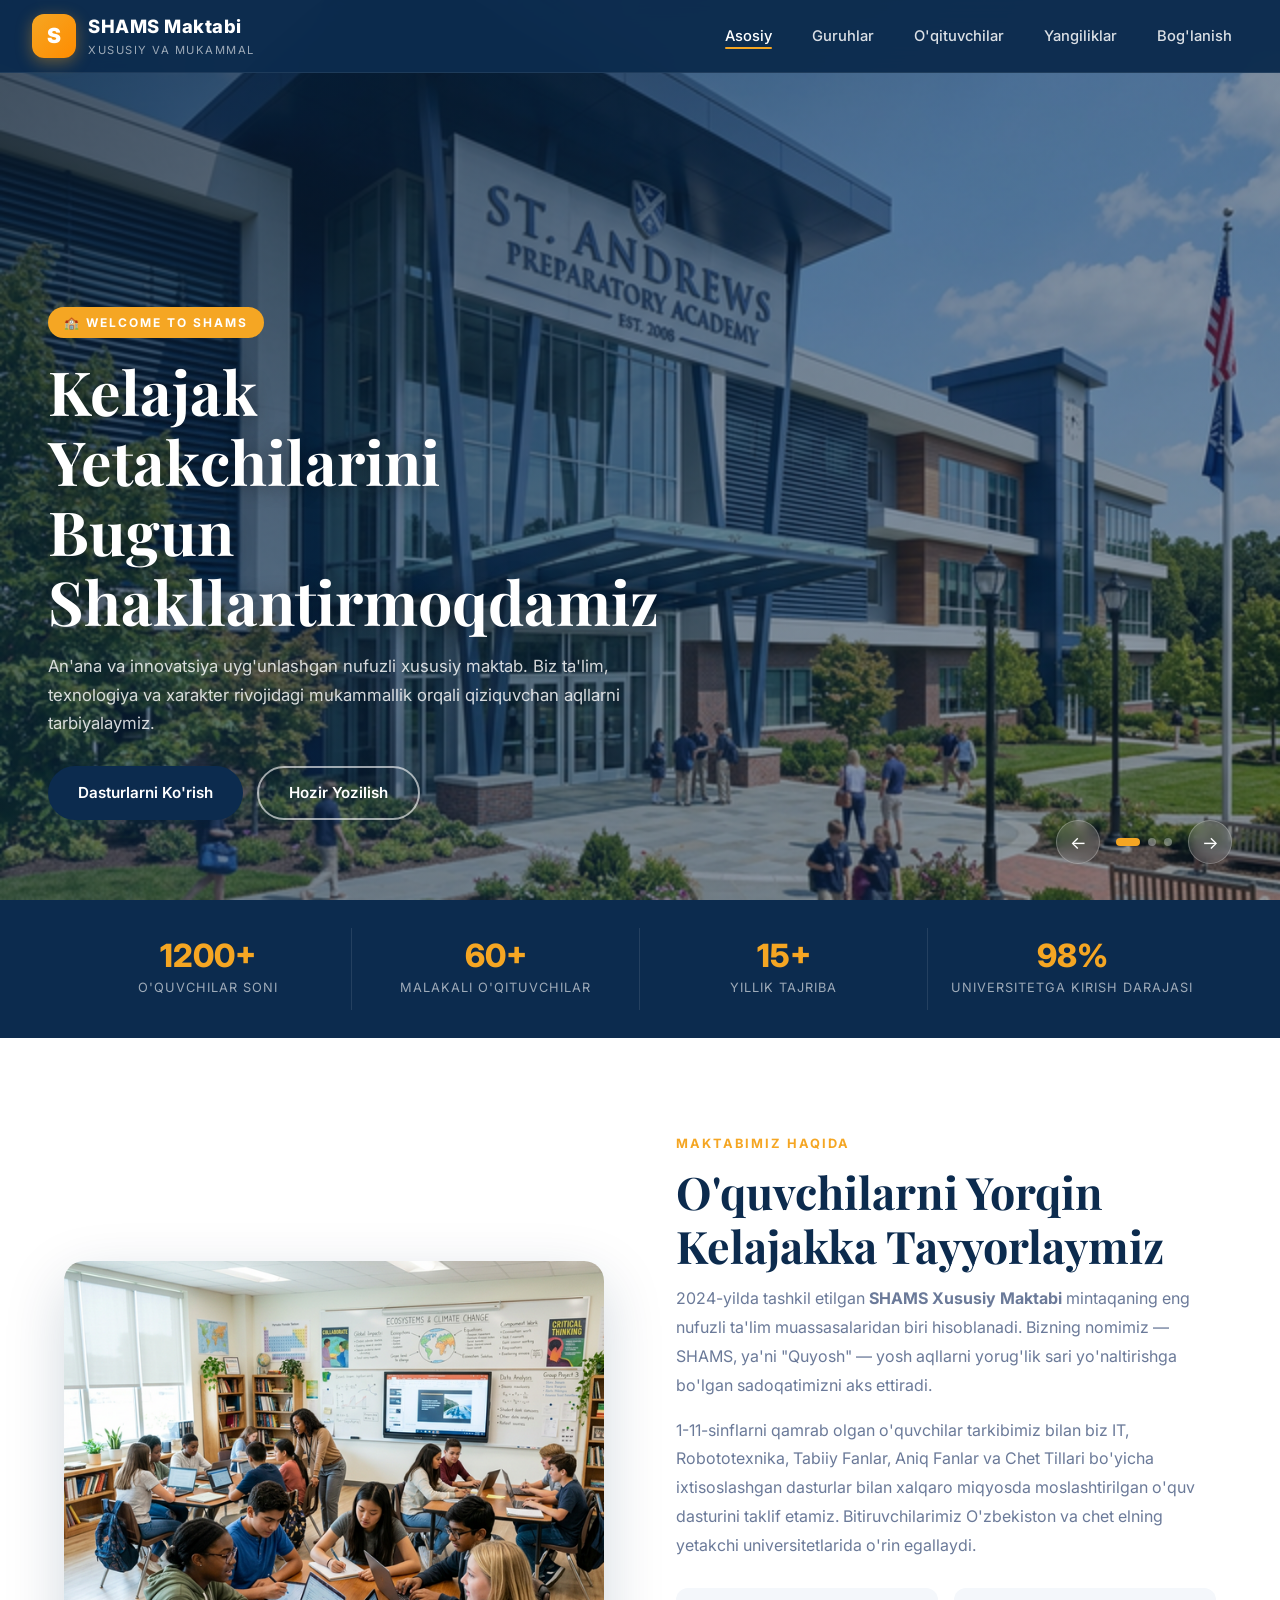
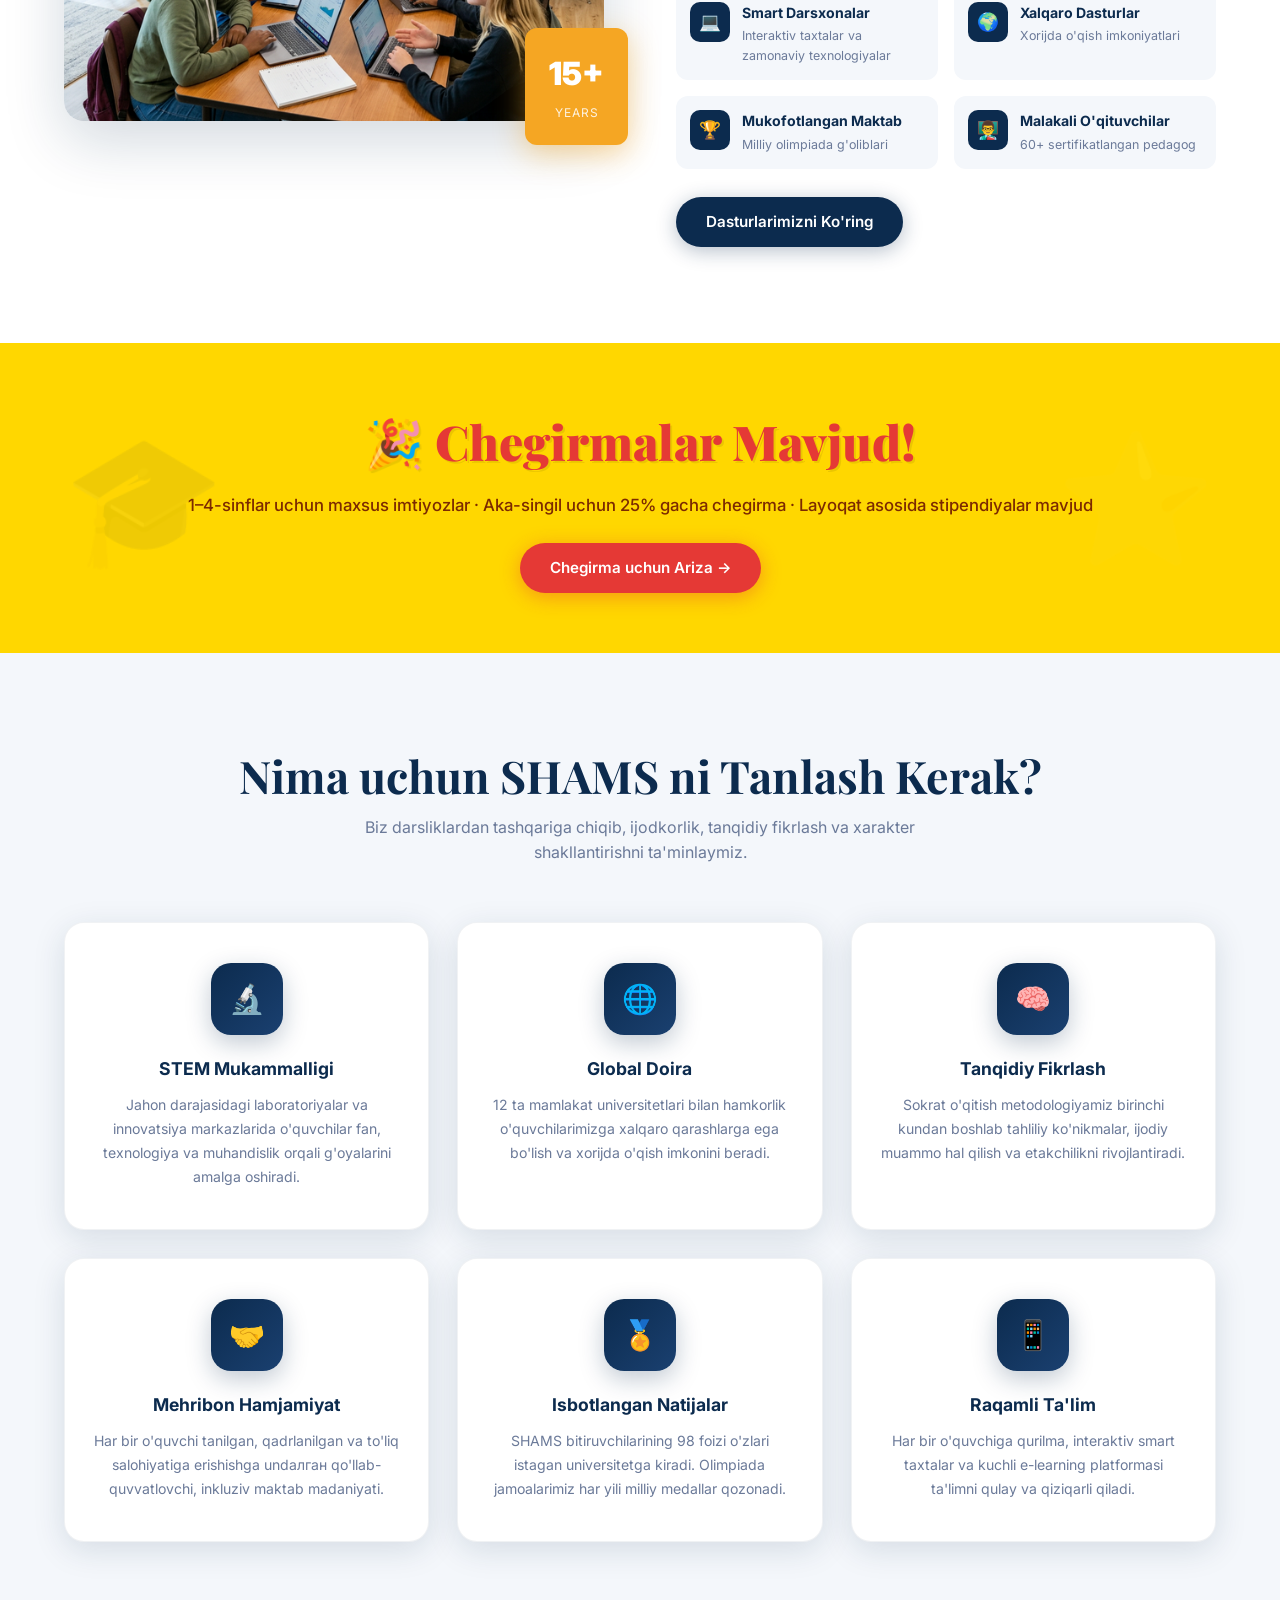
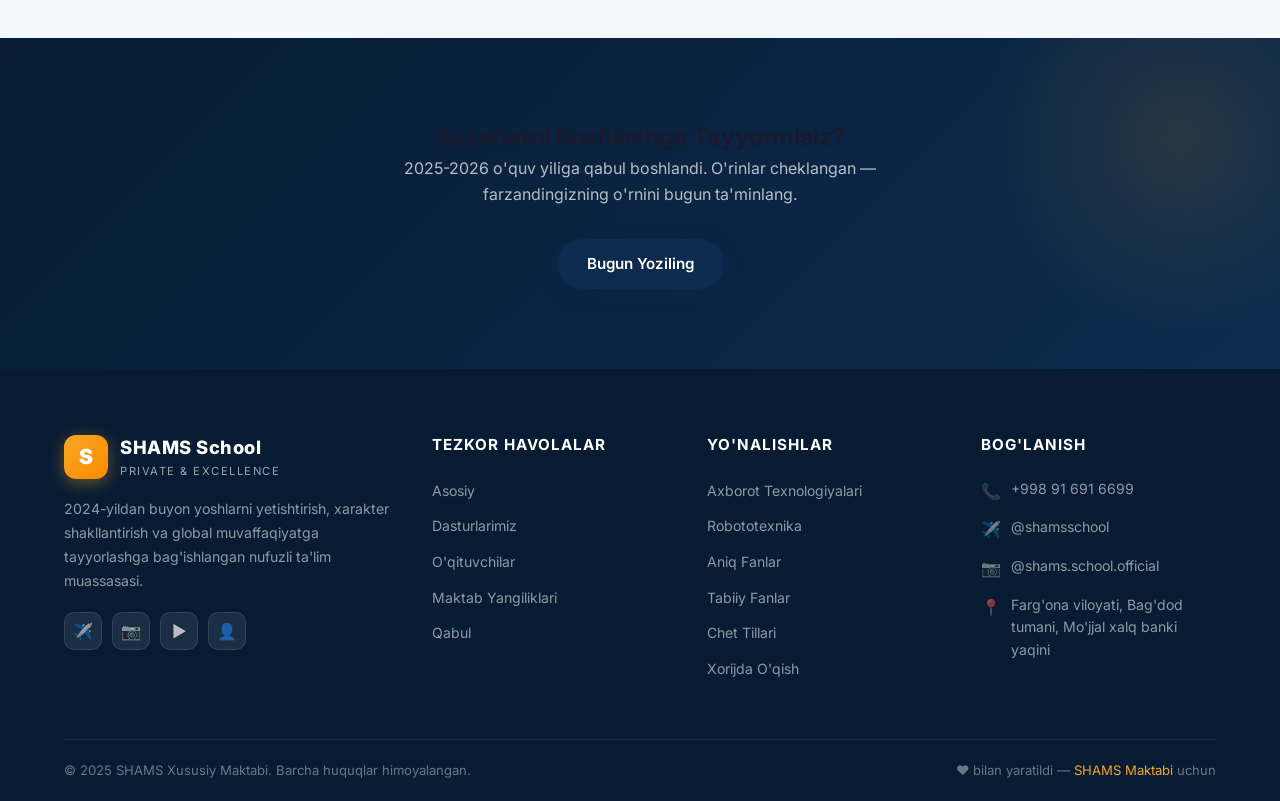
<file: index.html>
﻿<!DOCTYPE html>
<html lang="uz">

<head>
    <meta charset="UTF-8">
    <meta name="viewport" content="width=device-width, initial-scale=1.0">
    <title>SHAMS Xususiy Maktabi — Asosiy</title>
    <meta name="description"
        content="SHAMS Xususiy Maktabi — IT, Robototexnika, Tabiiy Fanlar va boshqa sohalarda jahon darajasidagi ta'lim taqdim etuvchi nufuzli xususiy maktab. 1–11-sinflar.">
    <link rel="stylesheet" href="css/style.css">
    <style>
        /* ---- Hero Slider ---- */
        .hero-slider {
            position: relative;
            height: 100vh;
            min-height: 600px;
            overflow: hidden;
            margin-top: 0;
        }

        .slide {
            position: absolute;
            inset: 0;
            opacity: 0;
            transition: opacity 1s ease;
            background-size: cover;
            background-position: center;
        }

        .slide.active {
            opacity: 1;
        }

        .slide::after {
            content: '';
            position: absolute;
            inset: 0;
            background: linear-gradient(135deg,
                    rgba(7, 28, 51, 0.75) 0%,
                    rgba(12, 43, 78, 0.55) 50%,
                    rgba(7, 28, 51, 0.40) 100%);
        }

        .slide-content {
            position: absolute;
            bottom: 0;
            left: 0;
            right: 0;
            z-index: 2;
            padding: 0 48px 80px;
            max-width: 700px;
        }

        .slide-tag {
            display: inline-block;
            background: var(--accent);
            color: var(--white);
            font-size: 0.75rem;
            font-weight: 700;
            letter-spacing: 2px;
            text-transform: uppercase;
            padding: 6px 16px;
            border-radius: 20px;
            margin-bottom: 18px;
        }

        .slide h1 {
            font-family: 'Playfair Display', serif;
            font-size: clamp(2rem, 5vw, 3.8rem);
            color: var(--white);
            line-height: 1.15;
            margin-bottom: 16px;
            text-shadow: 0 2px 20px rgba(0, 0, 0, 0.4);
        }

        .slide p {
            font-size: 1.05rem;
            color: rgba(255, 255, 255, 0.82);
            margin-bottom: 28px;
            line-height: 1.7;
        }

        .slide-actions {
            display: flex;
            gap: 14px;
            flex-wrap: wrap;
        }

        /* Slider controls */
        .slider-controls {
            position: absolute;
            bottom: 36px;
            right: 48px;
            z-index: 10;
            display: flex;
            align-items: center;
            gap: 16px;
        }

        .slider-dots {
            display: flex;
            gap: 8px;
        }

        .slider-dot {
            width: 8px;
            height: 8px;
            border-radius: 50%;
            background: rgba(255, 255, 255, 0.35);
            cursor: pointer;
            transition: all 0.3s ease;
            border: none;
        }

        .slider-dot.active {
            background: var(--accent);
            width: 24px;
            border-radius: 4px;
        }

        .slider-arrow {
            width: 44px;
            height: 44px;
            border-radius: 50%;
            background: rgba(255, 255, 255, 0.12);
            border: 1px solid rgba(255, 255, 255, 0.25);
            color: var(--white);
            font-size: 1.1rem;
            display: flex;
            align-items: center;
            justify-content: center;
            cursor: pointer;
            transition: all 0.3s ease;
            backdrop-filter: blur(6px);
        }

        .slider-arrow:hover {
            background: var(--accent);
            border-color: var(--accent);
        }

        /* Stats bar */
        .stats-bar {
            background: var(--primary);
            padding: 28px 0;
        }

        .stats-grid {
            display: grid;
            grid-template-columns: repeat(4, 1fr);
            gap: 0;
        }

        .stat-item {
            text-align: center;
            padding: 12px 16px;
            border-right: 1px solid rgba(255, 255, 255, 0.1);
        }

        .stat-item:last-child {
            border-right: none;
        }

        .stat-number {
            font-size: 2rem;
            font-weight: 800;
            color: var(--accent);
            display: block;
            line-height: 1;
        }

        .stat-label {
            font-size: 0.8rem;
            color: rgba(255, 255, 255, 0.6);
            text-transform: uppercase;
            letter-spacing: 1px;
            margin-top: 6px;
        }

        /* About section */
        .about-grid {
            display: grid;
            grid-template-columns: 1fr 1fr;
            gap: 72px;
            align-items: center;
        }

        .about-image-wrap {
            position: relative;
        }

        .about-image-wrap img {
            border-radius: var(--radius-lg);
            width: 100%;
            height: 460px;
            object-fit: cover;
            box-shadow: var(--shadow-lg);
        }

        .about-badge {
            position: absolute;
            bottom: -24px;
            right: -24px;
            background: var(--accent);
            color: var(--white);
            border-radius: var(--radius);
            padding: 20px 24px;
            text-align: center;
            box-shadow: 0 8px 30px rgba(245, 166, 35, 0.45);
        }

        .about-badge span:first-child {
            display: block;
            font-size: 2rem;
            font-weight: 900;
        }

        .about-badge span:last-child {
            font-size: 0.75rem;
            text-transform: uppercase;
            letter-spacing: 1px;
            opacity: 0.85;
        }

        .about-features {
            display: grid;
            grid-template-columns: 1fr 1fr;
            gap: 16px;
            margin: 28px 0;
        }

        .feature-item {
            display: flex;
            align-items: flex-start;
            gap: 12px;
            padding: 14px;
            background: var(--light);
            border-radius: var(--radius);
            transition: var(--transition);
        }

        .feature-item:hover {
            background: var(--primary);
        }

        .feature-item:hover .fi-title,
        .feature-item:hover .fi-desc {
            color: var(--white);
        }

        .feature-icon {
            width: 40px;
            height: 40px;
            background: var(--primary);
            border-radius: 10px;
            display: flex;
            align-items: center;
            justify-content: center;
            font-size: 1.1rem;
            flex-shrink: 0;
            transition: var(--transition);
        }

        .feature-item:hover .feature-icon {
            background: var(--accent);
        }

        .fi-title {
            font-size: 0.88rem;
            font-weight: 700;
            color: var(--primary);
            margin-bottom: 2px;
            transition: var(--transition);
        }

        .fi-desc {
            font-size: 0.78rem;
            color: var(--text-muted);
            transition: var(--transition);
        }

        /* Discount Block */
        .discount-block {
            background: #FFD700;
            padding: 60px 0;
            text-align: center;
            position: relative;
            overflow: hidden;
        }

        .discount-block::before {
            content: '🎓';
            position: absolute;
            font-size: 8rem;
            opacity: 0.08;
            left: 5%;
            top: 50%;
            transform: translateY(-50%);
        }

        .discount-block::after {
            content: '⭐';
            position: absolute;
            font-size: 8rem;
            opacity: 0.08;
            right: 5%;
            top: 50%;
            transform: translateY(-50%);
        }

        .discount-block h2 {
            font-family: 'Playfair Display', serif;
            font-size: clamp(1.8rem, 4vw, 3rem);
            color: #E53935;
            font-weight: 900;
            text-shadow: 2px 2px 0 rgba(0, 0, 0, 0.08);
            animation: pulse 1.8s ease-in-out infinite;
        }

        .discount-block p {
            font-size: 1.05rem;
            color: #7c2a00;
            margin-top: 12px;
            font-weight: 500;
        }

        @keyframes pulse {

            0%,
            100% {
                transform: scale(1);
            }

            50% {
                transform: scale(1.03);
            }
        }

        /* Why SHAMS */
        .why-grid {
            display: grid;
            grid-template-columns: repeat(3, 1fr);
            gap: 28px;
        }

        .why-card {
            text-align: center;
            padding: 40px 28px;
            border-radius: var(--radius-lg);
            background: var(--white);
            box-shadow: var(--shadow);
            border: 1px solid rgba(12, 43, 78, 0.06);
            transition: var(--transition);
        }

        .why-card:hover {
            transform: translateY(-8px);
            box-shadow: var(--shadow-lg);
            border-color: var(--primary);
        }

        .why-icon {
            width: 72px;
            height: 72px;
            background: linear-gradient(135deg, var(--primary) 0%, var(--primary-light) 100%);
            border-radius: 20px;
            display: flex;
            align-items: center;
            justify-content: center;
            font-size: 1.8rem;
            margin: 0 auto 20px;
            box-shadow: 0 8px 24px rgba(12, 43, 78, 0.25);
            transition: var(--transition);
        }

        .why-card:hover .why-icon {
            background: linear-gradient(135deg, var(--accent) 0%, #ff8c00 100%);
        }

        .why-card h3 {
            font-size: 1.1rem;
            font-weight: 700;
            color: var(--primary);
            margin-bottom: 10px;
        }

        .why-card p {
            font-size: 0.88rem;
            color: var(--text-muted);
            line-height: 1.7;
        }

        /* CTA Banner */
        .cta-banner {
            background: linear-gradient(135deg, var(--primary-dark) 0%, var(--primary) 100%);
            padding: 80px 0;
            text-align: center;
            position: relative;
            overflow: hidden;
        }

        .cta-banner::before {
            content: '';
            position: absolute;
            top: -100px;
            right: -100px;
            width: 400px;
            height: 400px;
            background: radial-gradient(circle, rgba(245, 166, 35, 0.12) 0%, transparent 70%);
            border-radius: 50%;
        }
::-webkit-file-upload-button
        .cta-banner h2 {
            font-family: 'Playfair Display', serif;
            font-size: clamp(1.8rem, 4vw, 2.8rem);
            color: var(--white);
            margin-bottom: 14px;
        }

        .cta-banner p {
            color: rgba(255, 255, 255, 0.7);
            font-size: 1rem;
            margin-bottom: 32px;
            max-width: 500px;
            margin-left: auto;
            margin-right: auto;
        }

        /* Responsive */
        @media (max-width: 900px) {
            .about-grid {
                grid-template-columns: 1fr;
                gap: 48px;
            }

            .about-badge {
                right: 0;
            }

            .stats-grid {
                grid-template-columns: repeat(2, 1fr);
            }

            .stat-item:nth-child(2) {
                border-right: none;
            }

            .why-grid {
                grid-template-columns: 1fr 1fr;
            }

            .slide-content {
                padding: 0 24px 100px;
            }

            .slider-controls {
                right: 24px;
                bottom: 28px;
            }
        }

        @media (max-width: 560px) {
            .hero-slider {
                min-height: 580px;
            }

            .slide h1 {
                font-size: 1.8rem;
            }

            .stats-grid {
                grid-template-columns: 1fr 1fr;
            }

            .about-features {
                grid-template-columns: 1fr;
            }

            .why-grid {
                grid-template-columns: 1fr;
            }
        }
    </style>
</head>

<body>

    <!-- NAVBAR -->
    <nav class="navbar" id="navbar">
        <div class="navbar-inner">
            <a href="index.html" class="nav-logo">
                <div class="nav-logo-icon">S</div>
                <div class="nav-logo-text">
                    <span>SHAMS Maktabi</span>
                    <span>Xususiy va Mukammal</span>
                </div>
            </a>
            <ul class="nav-menu" id="navMenu">
                <li><a href="index.html" class="nav-link">Asosiy</a></li>
                <li><a href="groups.html" class="nav-link">Guruhlar</a></li>
                <li><a href="teachers.html" class="nav-link">O'qituvchilar</a></li>
                <li><a href="news.html" class="nav-link">Yangiliklar</a></li>
                <li><a href="contact.html" class="nav-link">Bog'lanish</a></li>
            </ul>
            <button class="hamburger" id="hamburger" aria-label="Toggle menu">
                <span></span><span></span><span></span>
            </button>
        </div>
    </nav>

    <!-- HERO SLIDER -->
    <section class="hero-slider" id="heroSlider">
        <!-- Slide 1 -->
        <div class="slide active" style="background-image: url('images/hero1.png');">
            <div class="slide-content">
                <span class="slide-tag">🏫 Welcome to SHAMS</span>
                <h1>Kelajak Yetakchilarini<br>Bugun Shakllantirmoqdamiz</h1>
                <p>An'ana va innovatsiya uyg'unlashgan nufuzli xususiy maktab. Biz ta'lim, texnologiya va xarakter rivojidagi mukammallik orqali qiziquvchan aqllarni tarbiyalaymiz.</p>
                <div class="slide-actions">
                    <a href="groups.html" class="btn btn-primary">Dasturlarni Ko'rish</a>
                    <a href="contact.html" class="btn btn-outline"
                        style="color:#fff;border-color:rgba(255,255,255,0.6);">Hozir Yozilish</a>
                </div>
            </div>
        </div>
        <!-- Slide 2 -->
        <div class="slide" style="background-image: url('images/hero2.png');">
            <div class="slide-content">
                <span class="slide-tag">📚 Jahon Darajasidagi Ta'lim</span>
                <h1>Raqamli Asrning<br>Zamonaviy Ta'limi</h1>
                <p>Zamonaviy texnologiyalar bilan jihozlangan sinfxonalar, ilg'or texnologiyalar va ishtiyoqli o'qituvchilar birlashib, tengsiz o'quv muhitini yaratadi.</p>
                <div class="slide-actions">
                    <a href="teachers.html" class="btn btn-primary">O'qituvchilarimiz bilan Tanishing</a>
                    <a href="news.html" class="btn btn-outline"
                        style="color:#fff;border-color:rgba(255,255,255,0.6);">So'nggi Yangiliklar</a>
                </div>
            </div>
        </div>
        <!-- Slide 3 -->
        <div class="slide" style="background-image: url('images/hero3.png');">
            <div class="slide-content">
                <span class="slide-tag">🎓 Kelajagingiz Shu Yerdan Boshlanadi</span>
                <h1>1-sinfdan<br>Global Muvaffaqiyatga</h1>
                <p>Ko'p tilli dasturlar, xorijda o'qish imkoniyatlari va xalqaro tan olingan o'quv dasturi orqali o'quvchilarni jahonning yetakchi universitetlariga tayyorlaymiz.</p>
                <div class="slide-actions">
                    <a href="contact.html" class="btn btn-primary">Hozir Ariza Topshiring</a>
                    <a href="groups.html" class="btn btn-outline"
                        style="color:#fff;border-color:rgba(255,255,255,0.6);">Yo'nalishlarni Ko'rish</a>
                </div>
            </div>
        </div>

        <!-- Controls -->
        <div class="slider-controls">
            <button class="slider-arrow slider-prev" aria-label="Previous slide">&#8592;</button>
            <div class="slider-dots">
                <button class="slider-dot active" aria-label="Slide 1"></button>
                <button class="slider-dot" aria-label="Slide 2"></button>
                <button class="slider-dot" aria-label="Slide 3"></button>
            </div>
            <button class="slider-arrow slider-next" aria-label="Next slide">&#8594;</button>
        </div>
    </section>

    <!-- STATS BAR -->
    <section class="stats-bar">
        <div class="container">
            <div class="stats-grid">
                <div class="stat-item reveal">
                    <span class="stat-number">1200+</span>
                    <p class="stat-label">O'quvchilar Soni</p>
                </div>
                <div class="stat-item reveal">
                    <span class="stat-number">60+</span>
                    <p class="stat-label">Malakali O'qituvchilar</p>
                </div>
                <div class="stat-item reveal">
                    <span class="stat-number">15+</span>
                    <p class="stat-label">Yillik Tajriba</p>
                </div>
                <div class="stat-item reveal">
                    <span class="stat-number">98%</span>
                    <p class="stat-label">Universitetga Kirish Darajasi</p>
                </div>
            </div>
        </div>
    </section>

    <!-- ABOUT SECTION -->
    <section class="section" id="about">
        <div class="container">
            <div class="about-grid">
                <div class="about-image-wrap reveal">
                    <img src="images/hero2.png" alt="SHAMS School — Modern classrooms">
                    <div class="about-badge">
                        <span>15+</span>
                        <span>Years</span>
                    </div>
                </div>
                <div class="about-text reveal">
                    <p
                        style="color:var(--accent);font-weight:700;text-transform:uppercase;letter-spacing:2px;font-size:0.8rem;margin-bottom:10px;">
                        Maktabimiz Haqida</p>
                    <h2 class="section-title">O'quvchilarni Yorqin Kelajakka Tayyorlaymiz</h2>
                    <p style="color:var(--text-muted);line-height:1.8;margin-bottom:16px;">
                        2024-yilda tashkil etilgan <strong>SHAMS Xususiy Maktabi</strong> mintaqaning eng nufuzli ta'lim
                        muassasalaridan biri hisoblanadi. Bizning nomimiz — SHAMS, ya'ni "Quyosh" — yosh aqllarni
                        yorug'lik sari yo'naltirishga bo'lgan sadoqatimizni aks ettiradi.
                    </p>
                    <p style="color:var(--text-muted);line-height:1.8;margin-bottom:24px;">
                        1-11-sinflarni qamrab olgan o'quvchilar tarkibimiz bilan biz IT, Robototexnika, Tabiiy Fanlar, Aniq
                        Fanlar va Chet Tillari bo'yicha ixtisoslashgan dasturlar bilan xalqaro miqyosda moslashtirilgan
                        o'quv dasturini taklif etamiz. Bitiruvchilarimiz O'zbekiston va chet elning yetakchi universitetlarida
                        o'rin egallaydi.
                    </p>
                    <div class="about-features">
                        <div class="feature-item">
                            <div class="feature-icon">💻</div>
                            <div>
                                <p class="fi-title">Smart Darsxonalar</p>
                                <p class="fi-desc">Interaktiv taxtalar va zamonaviy texnologiyalar</p>
                            </div>
                        </div>
                        <div class="feature-item">
                            <div class="feature-icon">🌍</div>
                            <div>
                                <p class="fi-title">Xalqaro Dasturlar</p>
                                <p class="fi-desc">Xorijda o'qish imkoniyatlari</p>
                            </div>
                        </div>
                        <div class="feature-item">
                            <div class="feature-icon">🏆</div>
                            <div>
                                <p class="fi-title">Mukofotlangan Maktab</p>
                                <p class="fi-desc">Milliy olimpiada g'oliblari</p>
                            </div>
                        </div>
                        <div class="feature-item">
                            <div class="feature-icon">👨‍🏫</div>
                            <div>
                                <p class="fi-title">Malakali O'qituvchilar</p>
                                <p class="fi-desc">60+ sertifikatlangan pedagog</p>
                            </div>
                        </div>
                    </div>
                    <a href="groups.html" class="btn btn-primary">Dasturlarimizni Ko'ring</a>
                </div>
            </div>
        </div>
    </section>

    <!-- DISCOUNT BLOCK -->
    <section class="discount-block">
        <div class="container" style="position:relative;z-index:1;">
            <h2>🎉 Chegirmalar Mavjud!</h2>
            <p>1–4-sinflar uchun maxsus imtiyozlar · Aka-singil uchun 25% gacha chegirma · Layoqat asosida stipendiyalar
                mavjud</p>
            <a href="contact.html" class="btn btn-primary"
                style="margin-top:24px;background:#E53935;box-shadow:0 4px 20px rgba(229,57,53,0.4);">Chegirma uchun Ariza
                →</a>
        </div>
    </section>

    <!-- WHY SHAMS -->
    <section class="section section-alt">
        <div class="container">
            <div style="text-align:center;margin-bottom:56px;">
                <h2 class="section-title">Nima uchun SHAMS ni Tanlash Kerak?</h2>
                <p class="section-subtitle" style="margin:0 auto;">Biz darsliklardan tashqariga chiqib, ijodkorlik, tanqidiy fikrlash va xarakter shakllantirishni ta'minlaymiz.</p>
            </div>
            <div class="why-grid">
                <div class="why-card reveal">
                    <div class="why-icon">🔬</div>
                    <h3>STEM Mukammalligi</h3>
                    <p>Jahon darajasidagi laboratoriyalar va innovatsiya markazlarida o'quvchilar fan, texnologiya va muhandislik orqali g'oyalarini amalga oshiradi.</p>
                </div>
                <div class="why-card reveal">
                    <div class="why-icon">🌐</div>
                    <h3>Global Doira</h3>
                    <p>12 ta mamlakat universitetlari bilan hamkorlik o'quvchilarimizga xalqaro qarashlarga ega bo'lish va xorijda o'qish imkonini beradi.</p>
                </div>
                <div class="why-card reveal">
                    <div class="why-icon">🧠</div>
                    <h3>Tanqidiy Fikrlash</h3>
                    <p>Sokrat o'qitish metodologiyamiz birinchi kundan boshlab tahliliy ko'nikmalar, ijodiy muammo hal qilish va etakchilikni rivojlantiradi.</p>
                </div>
                <div class="why-card reveal">
                    <div class="why-icon">🤝</div>
                    <h3>Mehribon Hamjamiyat</h3>
                    <p>Har bir o'quvchi tanilgan, qadrlanilgan va to'liq salohiyatiga erishishga undалган qo'llab-quvvatlovchi, inkluziv maktab madaniyati.</p>
                </div>
                <div class="why-card reveal">
                    <div class="why-icon">🏅</div>
                    <h3>Isbotlangan Natijalar</h3>
                    <p>SHAMS bitiruvchilarining 98 foizi o'zlari istagan universitetga kiradi. Olimpiada jamoalarimiz har yili milliy medallar qozonadi.</p>
                </div>
                <div class="why-card reveal">
                    <div class="why-icon">📱</div>
                    <h3>Raqamli Ta'lim</h3>
                    <p>Har bir o'quvchiga qurilma, interaktiv smart taxtalar va kuchli e-learning platformasi ta'limni qulay va qiziqarli qiladi.</p>
                </div>
            </div>
        </div>
    </section>

    <!-- CTA BANNER -->
    <section class="cta-banner">
        <div class="container" style="position:relative;z-index:1;">
            <h2>Sayohatni Boshlashga Tayyormisiz?</h2>
            <p>2025-2026 o'quv yiliga qabul boshlandi. O'rinlar cheklangan — farzandingizning o'rnini bugun ta'minlang.</p>
            <a href="contact.html" class="btn btn-primary">Bugun Yoziling</a>
        </div>
    </section>

    <!-- FOOTER -->
    <footer class="footer">
        <div class="container">
            <div class="footer-grid">
                <div class="footer-brand">
                    <div class="nav-logo">
                        <div class="nav-logo-icon">S</div>
                        <div class="nav-logo-text">
                            <span>SHAMS School</span>
                            <span>Private &amp; Excellence</span>
                        </div>
                    </div>
                    <p>2024-yildan buyon yoshlarni yetishtirish, xarakter shakllantirish va global muvaffaqiyatga tayyorlashga bag'ishlangan nufuzli ta'lim muassasasi.</p>
                    <div class="footer-social">
                        <a href="#" class="social-btn" aria-label="Telegram">✈️</a>
                        <a href="#" class="social-btn" aria-label="Instagram">📷</a>
                        <a href="#" class="social-btn" aria-label="YouTube">▶️</a>
                        <a href="#" class="social-btn" aria-label="Facebook">👤</a>
                    </div>
                </div>
                <div class="footer-col">
                    <h4>Tezkor Havolalar</h4>
                    <ul>
                        <li><a href="index.html">Asosiy</a></li>
                        <li><a href="groups.html">Dasturlarimiz</a></li>
                        <li><a href="teachers.html">O'qituvchilar</a></li>
                        <li><a href="news.html">Maktab Yangiliklari</a></li>
                        <li><a href="contact.html">Qabul</a></li>
                    </ul>
                </div>
                <div class="footer-col">
                    <h4>Yo'nalishlar</h4>
                    <ul>
                        <li><a href="groups.html">Axborot Texnologiyalari</a></li>
                        <li><a href="groups.html">Robototexnika</a></li>
                        <li><a href="groups.html">Aniq Fanlar</a></li>
                        <li><a href="groups.html">Tabiiy Fanlar</a></li>
                        <li><a href="groups.html">Chet Tillari</a></li>
                        <li><a href="groups.html">Xorijda O'qish</a></li>
                    </ul>
                </div>
                <div class="footer-col">
                    <h4>Bog'lanish</h4>
                    <div class="footer-contact-item">
                        <span class="icon">📞</span>
                        <span>+998 91 691 6699</span>
                    </div>
                    <div class="footer-contact-item">
                        <span class="icon">✈️</span>
                        <span>@shamsschool</span>
                    </div>
                    <div class="footer-contact-item">
                        <span class="icon">📷</span>
                        <span>@shams.school.official</span>
                    </div>
                    <div class="footer-contact-item">
                        <span class="icon">📍</span>
                        <span>Farg'ona viloyati, Bag'dod tumani, Mo'jjal xalq banki yaqini</span>
                    </div>
                </div>
            </div>
            <div class="footer-bottom">
                <p>&copy; 2025 SHAMS Xususiy Maktabi. Barcha huquqlar himoyalangan.</p>
                <p>❤️ bilan yaratildi — <a href="index.html">SHAMS Maktabi</a> uchun</p>
            </div>
        </div>
    </footer>

    <script src="js/main.js"></script>
    <script src="js/slider.js"></script>
</body>

</html>
</file>
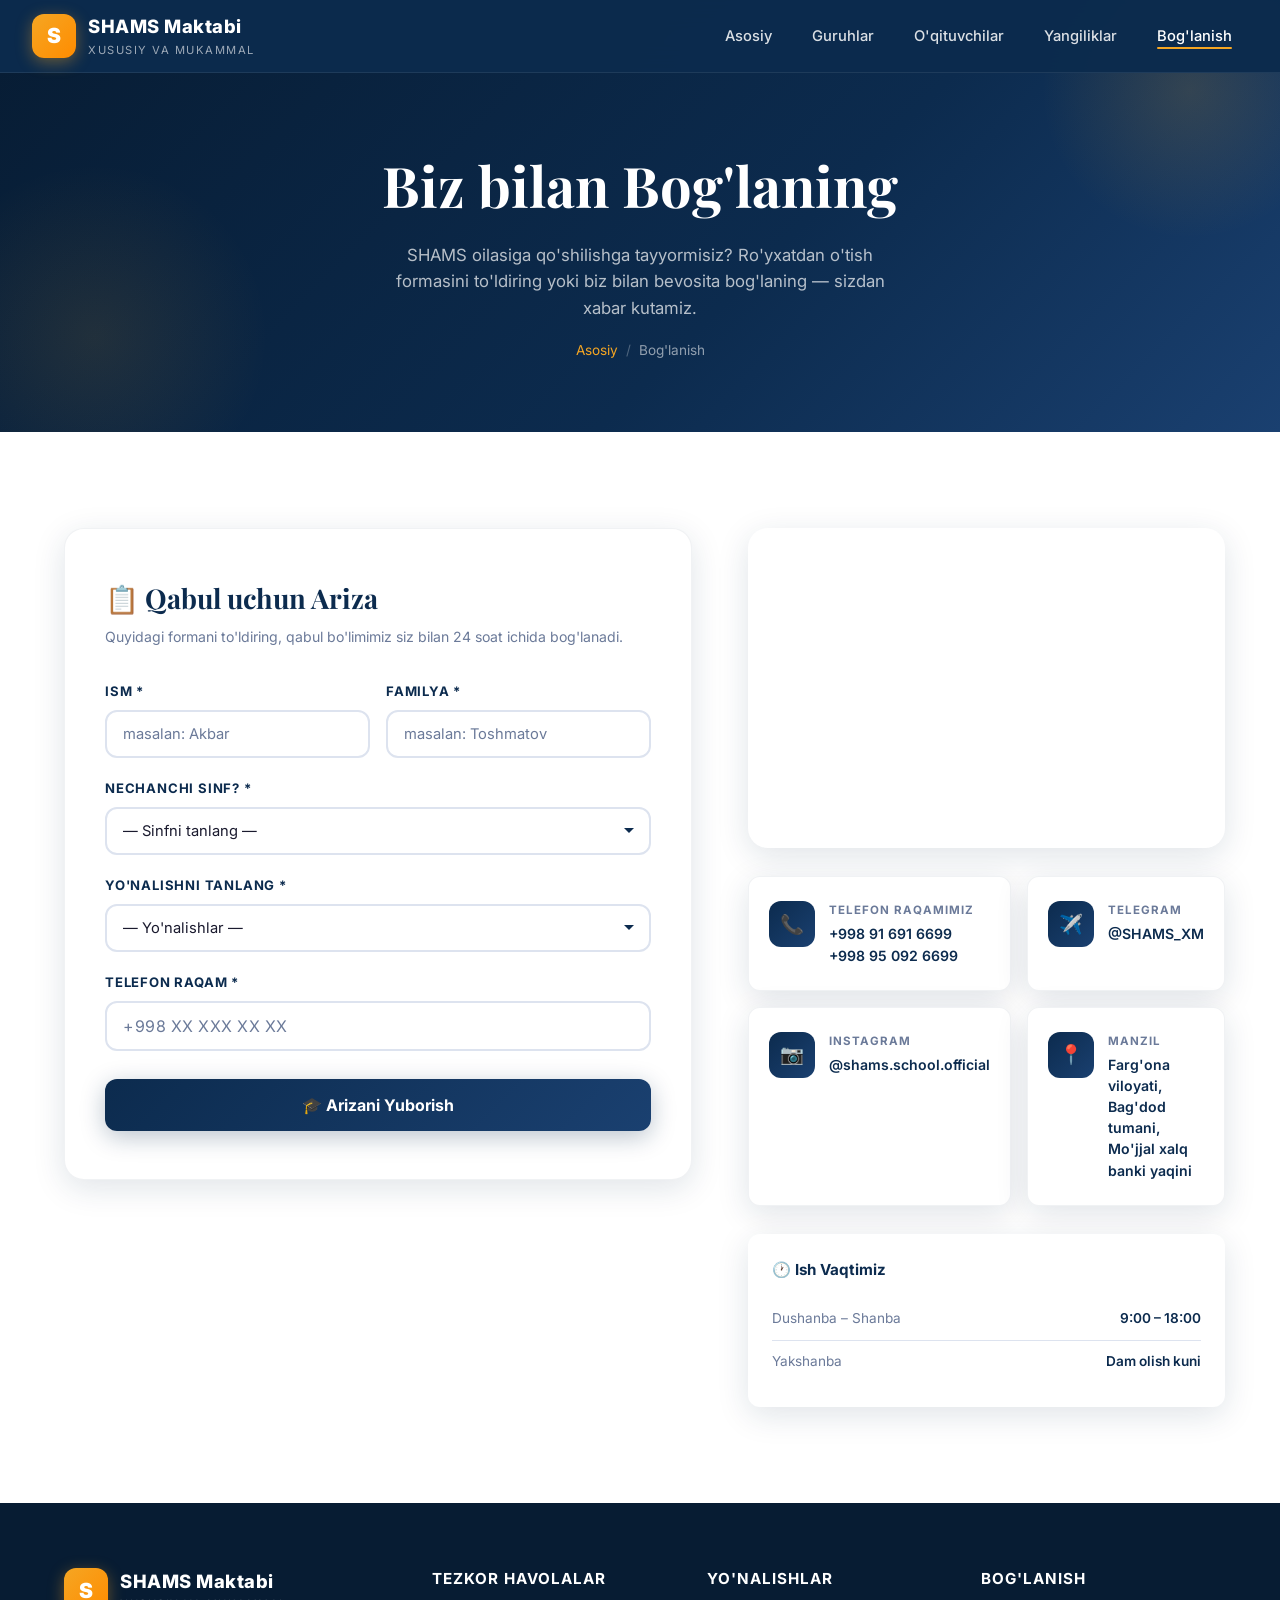
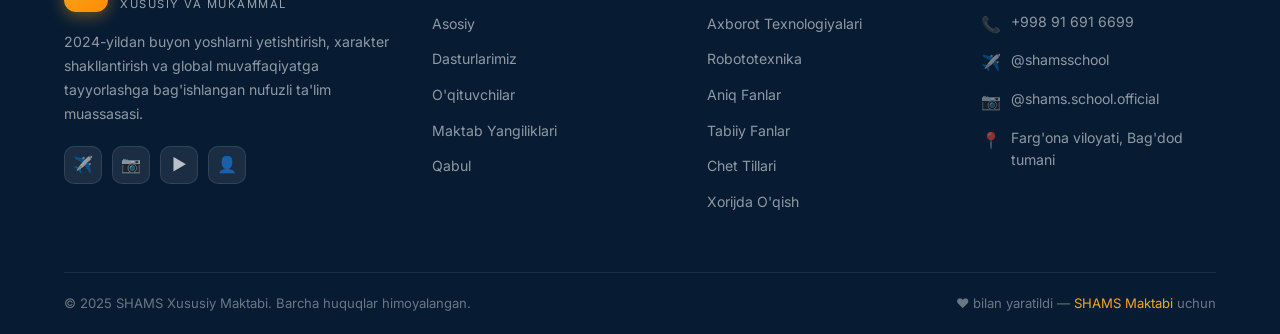
<file: contact.html>
<!DOCTYPE html>
<html lang="uz">

<head>
    <meta charset="UTF-8">
    <meta name="viewport" content="width=device-width, initial-scale=1.0">
    <title>SHAMS Xususiy Maktabi — Bog'lanish va Qabul</title>
    <meta name="description" content="SHAMS Xususiy Maktabi bilan bog'laning yoki qabul uchun ariza to'ldiring. Biz 24 soat ichida siz bilan bog'lanamiz.">
    <link rel="stylesheet" href="css/style.css">
    <style>
        .contact-layout {
            display: grid;
            grid-template-columns: 1fr 1fr;
            gap: 56px;
            align-items: start;
        }

        .contact-form-wrap {
            background: var(--white);
            border-radius: var(--radius-lg);
            padding: 48px 40px;
            box-shadow: var(--shadow);
            border: 1px solid rgba(12, 43, 78, 0.06);
        }

        .form-title {
            font-family: 'Playfair Display', serif;
            font-size: 1.7rem;
            color: var(--primary);
            margin-bottom: 6px;
        }

        .form-subtitle {
            font-size: 0.88rem;
            color: var(--text-muted);
            margin-bottom: 32px;
        }

        .form-row {
            display: grid;
            grid-template-columns: 1fr 1fr;
            gap: 16px;
        }

        .form-group {
            display: flex;
            flex-direction: column;
            margin-bottom: 20px;
        }

        .form-group label {
            font-size: 0.82rem;
            font-weight: 700;
            color: var(--primary);
            margin-bottom: 8px;
            text-transform: uppercase;
            letter-spacing: 0.8px;
        }

        .form-group input,
        .form-group select,
        .form-group textarea {
            padding: 13px 16px;
            border: 2px solid var(--border);
            border-radius: var(--radius);
            font-size: 0.92rem;
            font-family: 'Inter', sans-serif;
            color: var(--text-dark);
            background: var(--white);
            transition: var(--transition);
            outline: none;
            appearance: none;
        }

        .form-group select {
            background-image: url("data:image/svg+xml,%3Csvg xmlns='http://www.w3.org/2000/svg' width='12' height='12' viewBox='0 0 12 12'%3E%3Cpath fill='%230C2B4E' d='M6 8L1 3h10z'/%3E%3C/svg%3E");
            background-repeat: no-repeat;
            background-position: right 14px center;
            padding-right: 36px;
            cursor: pointer;
        }

        .form-group input:focus,
        .form-group select:focus,
        .form-group textarea:focus {
            border-color: var(--primary);
            box-shadow: 0 0 0 3px rgba(12, 43, 78, 0.08);
        }

        .form-group input::placeholder {
            color: var(--text-muted);
        }

        .form-group input.tel-input {
            font-size: 1rem;
            letter-spacing: 0.5px;
        }

        .submit-btn {
            width: 100%;
            padding: 16px;
            background: linear-gradient(135deg, var(--primary) 0%, var(--primary-light) 100%);
            color: var(--white);
            border: none;
            border-radius: var(--radius);
            font-size: 1rem;
            font-weight: 700;
            cursor: pointer;
            transition: var(--transition);
            box-shadow: 0 6px 24px rgba(12, 43, 78, 0.28);
            margin-top: 8px;
            font-family: 'Inter', sans-serif;
        }

        .submit-btn:hover {
            background: linear-gradient(135deg, var(--accent) 0%, #ff8c00 100%);
            box-shadow: 0 8px 30px rgba(245, 166, 35, 0.4);
            transform: translateY(-2px);
        }

        .submit-btn:active {
            transform: translateY(0);
        }

        .submit-btn:disabled {
            opacity: 0.7;
            cursor: not-allowed;
            transform: none;
        }

        /* Alert xabarlar */
        .alert-box {
            padding: 14px 18px;
            border-radius: var(--radius);
            margin-bottom: 20px;
            font-size: 0.9rem;
            font-weight: 500;
            display: none;
        }

        .alert-box.show { display: block; }
        .alert-success {
            background: #f0fdf4;
            border: 2px solid #22c55e;
            color: #16a34a;
            text-align: center;
        }
        .alert-error {
            background: #fef2f2;
            border: 2px solid #ef4444;
            color: #dc2626;
        }

        /* Map & Info side */
        .contact-info-wrap {
            display: flex;
            flex-direction: column;
            gap: 28px;
        }

        .map-container {
            border-radius: var(--radius-lg);
            overflow: hidden;
            height: 320px;
            box-shadow: var(--shadow);
        }

        .map-container iframe {
            width: 100%;
            height: 100%;
            border: none;
            display: block;
        }

        .info-cards {
            display: grid;
            grid-template-columns: 1fr 1fr;
            gap: 16px;
        }

        .info-card {
            background: var(--white);
            border-radius: var(--radius);
            padding: 24px 20px;
            box-shadow: var(--shadow);
            border: 1px solid rgba(12, 43, 78, 0.06);
            display: flex;
            align-items: flex-start;
            gap: 14px;
            transition: var(--transition);
        }

        .info-card:hover {
            border-color: var(--primary);
            transform: translateY(-3px);
        }

        .info-icon {
            width: 46px;
            height: 46px;
            border-radius: 12px;
            background: linear-gradient(135deg, var(--primary) 0%, var(--primary-light) 100%);
            display: flex;
            align-items: center;
            justify-content: center;
            font-size: 1.2rem;
            flex-shrink: 0;
        }

        .info-label {
            font-size: 0.72rem;
            font-weight: 700;
            color: var(--text-muted);
            text-transform: uppercase;
            letter-spacing: 1px;
            margin-bottom: 4px;
        }

        .info-value {
            font-size: 0.88rem;
            font-weight: 600;
            color: var(--primary);
            line-height: 1.5;
        }

        .info-value a {
            color: var(--primary);
            transition: var(--transition);
        }

        .info-value a:hover {
            color: var(--accent);
        }

        .hours-table {
            width: 100%;
            border-collapse: collapse;
        }

        .hours-table tr:not(:last-child) td {
            border-bottom: 1px solid var(--border);
        }

        .hours-table td {
            padding: 10px 0;
            font-size: 0.85rem;
            color: var(--text-muted);
        }

        .hours-table td:last-child {
            text-align: right;
            font-weight: 600;
            color: var(--primary);
        }

        .hours-block {
            background: var(--white);
            border-radius: var(--radius);
            padding: 24px;
            box-shadow: var(--shadow);
        }

        .hours-block h4 {
            font-size: 0.95rem;
            font-weight: 700;
            color: var(--primary);
            margin-bottom: 16px;
        }

        @media (max-width: 960px) {
            .contact-layout {
                grid-template-columns: 1fr;
            }

            .form-row {
                grid-template-columns: 1fr;
            }
        }

        @media (max-width: 560px) {
            .info-cards {
                grid-template-columns: 1fr;
            }

            .contact-form-wrap {
                padding: 28px 20px;
            }
        }
    </style>
</head>

<body>
    <!-- NAVBAR -->
    <nav class="navbar" id="navbar">
        <div class="navbar-inner">
            <a href="index.html" class="nav-logo">
                <div class="nav-logo-icon">S</div>
                <div class="nav-logo-text">
                    <span>SHAMS Maktabi</span>
                    <span>Xususiy va Mukammal</span>
                </div>
            </a>
            <ul class="nav-menu" id="navMenu">
                <li><a href="index.html" class="nav-link">Asosiy</a></li>
                <li><a href="groups.html" class="nav-link">Guruhlar</a></li>
                <li><a href="teachers.html" class="nav-link">O'qituvchilar</a></li>
                <li><a href="news.html" class="nav-link">Yangiliklar</a></li>
                <li><a href="contact.html" class="nav-link">Bog'lanish</a></li>
            </ul>
            <button class="hamburger" id="hamburger" aria-label="Menyuni ochish">
                <span></span><span></span><span></span>
            </button>
        </div>
    </nav>

    <!-- PAGE HERO -->
    <section class="page-hero">
        <div class="container" style="position:relative;z-index:1;">
            <h1>Biz bilan Bog'laning</h1>
            <p>SHAMS oilasiga qo'shilishga tayyormisiz? Ro'yxatdan o'tish formasini to'ldiring yoki biz bilan bevosita bog'laning — sizdan xabar kutamiz.</p>
            <div class="breadcrumb">
                <a href="index.html">Asosiy</a>
                <span class="sep">/</span>
                <span>Bog'lanish</span>
            </div>
        </div>
    </section>

    <section class="section">
        <div class="container">
            <div class="contact-layout">

                <!-- CHAP: Qabul Formasi -->
                <div class="contact-form-wrap reveal">
                    <h2 class="form-title">📋 Qabul uchun Ariza</h2>
                    <p class="form-subtitle">Quyidagi formani to'ldiring, qabul bo'limimiz siz bilan 24 soat ichida bog'lanadi.</p>

                    <!-- Muvaffaqiyat xabari -->
                    <div class="alert-box alert-success" id="successMsg">
                        <p style="font-size:1.5rem;margin-bottom:8px;">✅</p>
                        <strong>Ariza muvaffaqiyatli yuborildi!</strong><br>
                        Rahmat! Qabul komissiyamiz 24 soat ichida siz bilan bog'lanadi.
                    </div>

                    <!-- Xato xabari -->
                    <div class="alert-box alert-error" id="errorMsg"></div>

                    <!-- FORMA (to'g'rilangan: action va method) -->
                    <form id="enrollForm" action="submit.php" method="POST">
                        <div class="form-row">
                            <div class="form-group">
                                <label for="firstName">Ism *</label>
                                <input type="text" id="firstName" name="firstName" placeholder="masalan: Akbar" required>
                            </div>
                            <div class="form-group">
                                <label for="lastName">Familya *</label>
                                <input type="text" id="lastName" name="lastName" placeholder="masalan: Toshmatov" required>
                            </div>
                        </div>

                        <div class="form-group">
                            <label for="grade">Nechanchi sinf? *</label>
                            <select id="grade" name="grade" required>
                                <option value="" disabled selected>— Sinfni tanlang —</option>
                                <option value="1-sinf">1-sinf</option>
                                <option value="2-sinf">2-sinf</option>
                                <option value="3-sinf">3-sinf</option>
                                <option value="4-sinf">4-sinf</option>
                                <option value="5-sinf">5-sinf</option>
                                <option value="6-sinf">6-sinf</option>
                                <option value="7-sinf">7-sinf</option>
                                <option value="8-sinf">8-sinf</option>
                                <option value="9-sinf">9-sinf</option>
                                <option value="10-sinf">10-sinf</option>
                                <option value="11-sinf">11-sinf</option>
                            </select>
                        </div>

                        <div class="form-group">
                            <label for="direction">Yo'nalishni tanlang *</label>
                            <select id="direction" name="direction" required>
                                <option value="" disabled selected>— Yo'nalishlar —</option>
                                <option value="Axborot Texnologiyalari (IT)">Axborot Texnologiyalari (IT)</option>
                                <option value="Robototexnika va Muhandislik">Robototexnika va Muhandislik</option>
                                <option value="Aniq Fanlar (Matematika va Fizika)">Aniq Fanlar (Matematika va Fizika)</option>
                                <option value="Tabiiy Fanlar (Biologiya va Kimyo)">Tabiiy Fanlar (Biologiya va Kimyo)</option>
                                <option value="Chet Tillari">Chet Tillari (Ingliz, Nemis, Fransuz)</option>
                                <option value="Xorijda O'qish">Xorijda O'qish dasturi</option>
                            </select>
                        </div>

                        <div class="form-group">
                            <label for="phone">Telefon raqam *</label>
                            <input type="tel" id="phone" name="phone" placeholder="+998 XX XXX XX XX" class="tel-input" required>
                        </div>

                        <button type="submit" class="submit-btn" id="submitBtn">
                            🎓 Arizani Yuborish
                        </button>
                    </form>
                </div>

                <!-- O'NG: Xarita + Ma'lumot -->
                <div class="contact-info-wrap reveal">
                    <!-- Google Map -->
                    <div class="map-container">
                        <iframe
                            src="https://www.google.com/maps/embed?pb=!1m17!1m12!1m3!1d2998.123456789!2d71.213889!3d40.459346!2m3!1f0!2f0!3f0!3m2!1i1024!2i768!4f13.1!3m2!1m1!2zNDDCsDI3JzMzLjYiTiA3McKwMTInNTAuMCJF!5e0!3m2!1suz!2s!4v1700000000000!5m2!1suz!2s"
                            allowfullscreen="" loading="lazy" referrerpolicy="no-referrer-when-downgrade"
                            title="SHAMS Maktabi joylashuvi Google Maps'da">
                        </iframe>
                    </div>

                    <!-- Ma'lumot kartochkalari -->
                    <div class="info-cards">
                        <div class="info-card">
                            <div class="info-icon">📞</div>
                            <div>
                                <p class="info-label">Telefon Raqamimiz</p>
                                <p class="info-value">
                                    <a href="tel:+998916916699">+998 91 691 6699</a><br>
                                    <a href="tel:+998950926699">+998 95 092 6699</a>
                                </p>
                            </div>
                        </div>

                        <div class="info-card">
                            <div class="info-icon">✈️</div>
                            <div>
                                <p class="info-label">Telegram</p>
                                <p class="info-value">
                                    <a href="https://t.me/shamsschool" target="_blank">@SHAMS_XM</a>
                                </p>
                            </div>
                        </div>

                        <div class="info-card">
                            <div class="info-icon">📷</div>
                            <div>
                                <p class="info-label">Instagram</p>
                                <p class="info-value">
                                    <a href="https://instagram.com/shams.school.official" target="_blank">@shams.school.official</a>
                                </p>
                            </div>
                        </div>

                        <div class="info-card">
                            <div class="info-icon">📍</div>
                            <div>
                                <p class="info-label">Manzil</p>
                                <p class="info-value">Farg'ona viloyati,<br>Bag'dod tumani,<br>Mo'jjal xalq banki yaqini</p>
                            </div>
                        </div>
                    </div>

                    <!-- Ish vaqti -->
                    <div class="hours-block">
                        <h4>🕐 Ish Vaqtimiz</h4>
                        <table class="hours-table">
                            <tr>
                                <td>Dushanba – Shanba</td>
                                <td>9:00 – 18:00</td>
                            </tr>
                            <tr>
                                <td>Yakshanba</td>
                                <td>Dam olish kuni</td>
                            </tr>
                        </table>
                    </div>
                </div>
            </div>
        </div>
    </section>

    <!-- FOOTER -->
    <footer class="footer">
        <div class="container">
            <div class="footer-grid">
                <div class="footer-brand">
                    <div class="nav-logo">
                        <div class="nav-logo-icon">S</div>
                        <div class="nav-logo-text">
                            <span>SHAMS Maktabi</span>
                            <span>Xususiy va Mukammal</span>
                        </div>
                    </div>
                    <p>2024-yildan buyon yoshlarni yetishtirish, xarakter shakllantirish va global muvaffaqiyatga tayyorlashga bag'ishlangan nufuzli ta'lim muassasasi.</p>
                    <div class="footer-social">
                        <a href="https://t.me/shamsschool" class="social-btn" aria-label="Telegram">✈️</a>
                        <a href="https://instagram.com/shams.school.official" class="social-btn" aria-label="Instagram">📷</a>
                        <a href="#" class="social-btn" aria-label="YouTube">▶️</a>
                        <a href="#" class="social-btn" aria-label="Facebook">👤</a>
                    </div>
                </div>
                <div class="footer-col">
                    <h4>Tezkor Havolalar</h4>
                    <ul>
                        <li><a href="index.html">Asosiy</a></li>
                        <li><a href="groups.html">Dasturlarimiz</a></li>
                        <li><a href="teachers.html">O'qituvchilar</a></li>
                        <li><a href="news.html">Maktab Yangiliklari</a></li>
                        <li><a href="contact.html">Qabul</a></li>
                    </ul>
                </div>
                <div class="footer-col">
                    <h4>Yo'nalishlar</h4>
                    <ul>
                        <li><a href="groups.html">Axborot Texnologiyalari</a></li>
                        <li><a href="groups.html">Robototexnika</a></li>
                        <li><a href="groups.html">Aniq Fanlar</a></li>
                        <li><a href="groups.html">Tabiiy Fanlar</a></li>
                        <li><a href="groups.html">Chet Tillari</a></li>
                        <li><a href="groups.html">Xorijda O'qish</a></li>
                    </ul>
                </div>
                <div class="footer-col">
                    <h4>Bog'lanish</h4>
                    <div class="footer-contact-item">
                        <span class="icon">📞</span><span>+998 91 691 6699</span>
                    </div>
                    <div class="footer-contact-item">
                        <span class="icon">✈️</span><span>@shamsschool</span>
                    </div>
                    <div class="footer-contact-item">
                        <span class="icon">📷</span><span>@shams.school.official</span>
                    </div>
                    <div class="footer-contact-item">
                        <span class="icon">📍</span><span>Farg'ona viloyati, Bag'dod tumani</span>
                    </div>
                </div>
            </div>
            <div class="footer-bottom">
                <p>&copy; 2025 SHAMS Xususiy Maktabi. Barcha huquqlar himoyalangan.</p>
                <p>❤️ bilan yaratildi — <a href="index.html">SHAMS Maktabi</a> uchun</p>
            </div>
        </div>
    </footer>

    <script src="js/main.js"></script>
    <script>
        // URL dan success/error parametrlarini tekshirish
        const urlParams = new URLSearchParams(window.location.search);
        if (urlParams.get('success') === '1') {
            document.getElementById('successMsg').classList.add('show');
            document.getElementById('enrollForm').style.display = 'none';
        }
        if (urlParams.get('error')) {
            const errEl = document.getElementById('errorMsg');
            errEl.textContent = '⚠️ Xato: ' + decodeURIComponent(urlParams.get('error'));
            errEl.classList.add('show');
        }

        // Forma yuborishda loading holati
        document.getElementById('enrollForm').addEventListener('submit', function(e) {
            const btn = document.getElementById('submitBtn');
            // Validatsiya
            const fields = ['firstName','lastName','grade','direction','phone'];
            let valid = true;
            fields.forEach(f => {
                const el = document.getElementById(f);
                if (!el.value.trim()) { el.style.borderColor = '#ef4444'; valid = false; }
                else el.style.borderColor = '';
            });
            if (!valid) {
                e.preventDefault();
                const errEl = document.getElementById('errorMsg');
                errEl.textContent = '⚠️ Iltimos, barcha * bilan belgilangan maydonlarni to\'ldiring!';
                errEl.classList.add('show');
                return;
            }
            btn.textContent = '⏳ Yuborilmoqda...';
            btn.disabled = true;
        });
    </script>
</body>

</html>
</file>
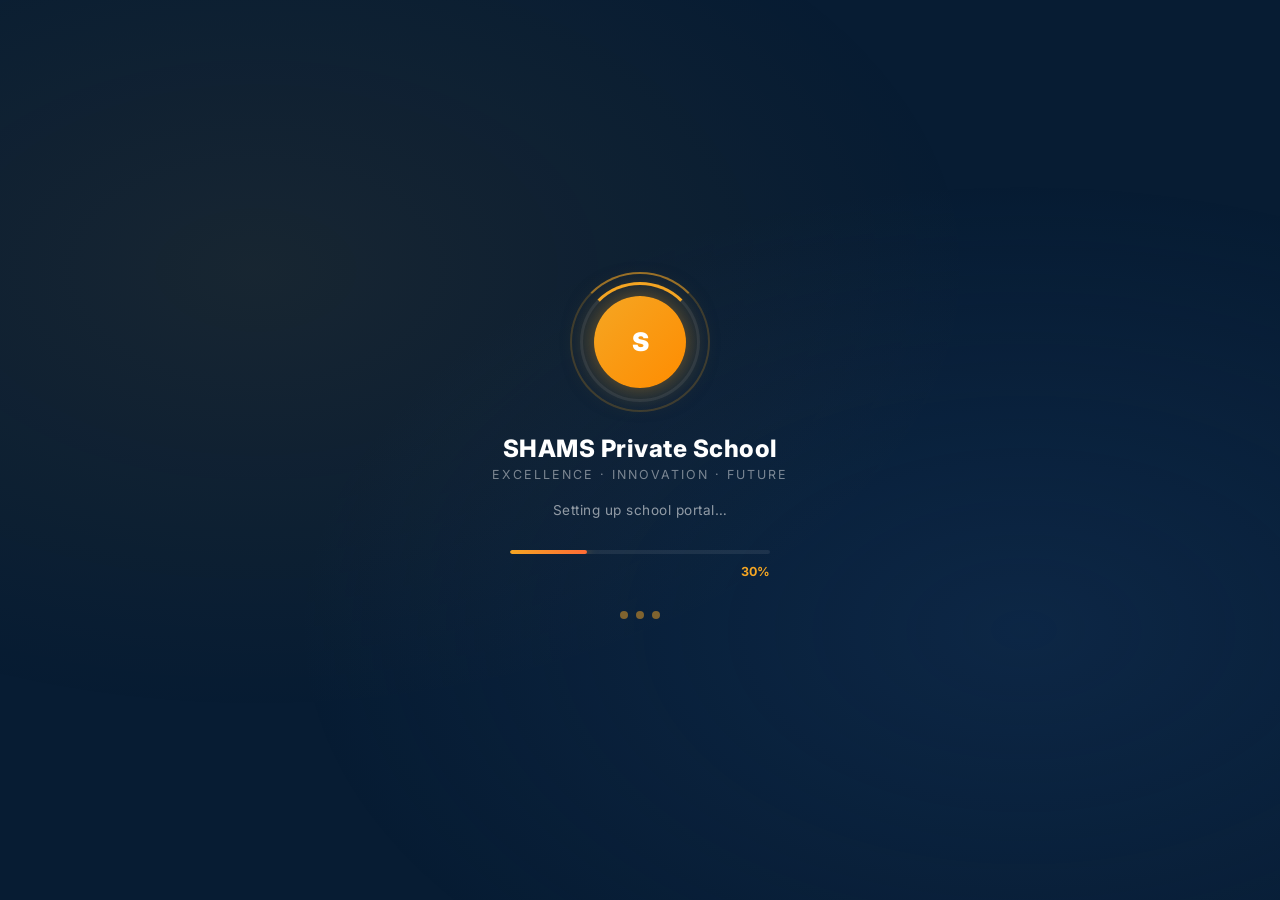
<file: loading.html>
<!DOCTYPE html>
<html lang="en">
<head>
  <meta charset="UTF-8">
  <meta name="viewport" content="width=device-width, initial-scale=1.0">
  <title>SHAMS Private School — Loading</title>
  <meta name="description" content="SHAMS Private School — Excellence in Education">
  <link rel="stylesheet" href="css/loading.css">
</head>
<body>
  <div class="loading-screen" id="loadingScreen">
    <!-- Logo -->
    <div class="logo-container">
      <div class="logo-ring-outer"></div>
      <div class="logo-ring"></div>
      <div class="logo-inner">S</div>
    </div>

    <!-- School name -->
    <div class="loading-text-block">
      <p class="school-name">SHAMS Private School</p>
      <p class="school-tagline">Excellence · Innovation · Future</p>
      <p class="loading-label">Loading resources…</p>
    </div>

    <!-- Progress -->
    <div class="progress-container">
      <div class="progress-track">
        <div class="progress-fill" id="progressFill"></div>
      </div>
      <p class="progress-pct" id="progressPct">0%</p>
    </div>

    <!-- Bouncing dots -->
    <div class="dots-row">
      <div class="dot"></div>
      <div class="dot"></div>
      <div class="dot"></div>
    </div>
  </div>

  <script src="js/loading.js"></script>
</body>
</html>
</file>
<file: css/style.css>
/* ==============================
   SHAMS Private School — style.css
   ============================== */

@import url('https://fonts.googleapis.com/css2?family=Inter:wght@300;400;500;600;700;800;900&family=Playfair+Display:wght@600;700&display=swap');

/* ---- CSS Variables ---- */
:root {
  --primary:    #0C2B4E;
  --primary-light: #1a4070;
  --primary-dark:  #071c33;
  --accent:     #F5A623;
  --accent-red: #E53935;
  --white:      #ffffff;
  --light:      #f4f7fb;
  --text-dark:  #1a1a2e;
  --text-muted: #6b7a99;
  --border:     #dde3ef;
  --shadow:     0 8px 32px rgba(12,43,78,0.13);
  --shadow-lg:  0 20px 60px rgba(12,43,78,0.18);
  --radius:     12px;
  --radius-lg:  20px;
  --transition: all 0.35s cubic-bezier(0.4,0,0.2,1);
}

/* ---- Reset ---- */
*, *::before, *::after { box-sizing: border-box; margin: 0; padding: 0; }
html { scroll-behavior: smooth; font-size: 16px; }
body {
  font-family: 'Inter', sans-serif;
  color: var(--text-dark);
  background: var(--white);
  line-height: 1.6;
  overflow-x: hidden;
}
a { text-decoration: none; color: inherit; }
ul { list-style: none; }
img { max-width: 100%; display: block; }
button { cursor: pointer; border: none; background: none; font-family: inherit; }

/* ---- Utility ---- */
.container { max-width: 1200px; margin: 0 auto; padding: 0 24px; }
.section-title {
  font-family: 'Playfair Display', serif;
  font-size: clamp(1.8rem, 4vw, 2.8rem);
  color: var(--primary);
  margin-bottom: 12px;
  line-height: 1.2;
}
.section-subtitle {
  font-size: 1rem;
  color: var(--text-muted);
  margin-bottom: 48px;
  max-width: 580px;
}
.btn {
  display: inline-flex;
  align-items: center;
  gap: 8px;
  padding: 13px 30px;
  border-radius: 50px;
  font-size: 0.95rem;
  font-weight: 600;
  transition: var(--transition);
}
.btn-primary {
  background: var(--primary);
  color: var(--white);
  box-shadow: 0 4px 20px rgba(12,43,78,0.30);
}
.btn-primary:hover {
  background: var(--accent);
  transform: translateY(-2px);
  box-shadow: 0 8px 28px rgba(245,166,35,0.40);
}
.btn-outline {
  border: 2px solid var(--primary);
  color: var(--primary);
}
.btn-outline:hover {
  background: var(--primary);
  color: var(--white);
  transform: translateY(-2px);
}

/* ==============================
   NAVBAR
   ============================== */
.navbar {
  position: fixed;
  top: 0; left: 0; right: 0;
  z-index: 1000;
  background: rgba(12,43,78,0.96);
  backdrop-filter: blur(12px);
  -webkit-backdrop-filter: blur(12px);
  border-bottom: 1px solid rgba(255,255,255,0.08);
  transition: var(--transition);
}
.navbar.scrolled {
  background: var(--primary-dark);
  box-shadow: 0 4px 24px rgba(0,0,0,0.3);
}
.navbar-inner {
  display: flex;
  align-items: center;
  justify-content: space-between;
  padding: 0 32px;
  height: 72px;
}
.nav-logo {
  display: flex;
  align-items: center;
  gap: 12px;
}
.nav-logo-icon {
  width: 44px;
  height: 44px;
  background: linear-gradient(135deg, var(--accent) 0%, #ff8c00 100%);
  border-radius: 12px;
  display: flex;
  align-items: center;
  justify-content: center;
  font-size: 1.3rem;
  font-weight: 900;
  color: var(--white);
  box-shadow: 0 4px 16px rgba(245,166,35,0.4);
  flex-shrink: 0;
}
.nav-logo-text { color: var(--white); }
.nav-logo-text span:first-child {
  display: block;
  font-size: 1.15rem;
  font-weight: 800;
  letter-spacing: 0.5px;
}
.nav-logo-text span:last-child {
  display: block;
  font-size: 0.7rem;
  color: rgba(255,255,255,0.6);
  letter-spacing: 1.5px;
  text-transform: uppercase;
}
.nav-menu {
  display: flex;
  align-items: center;
  gap: 8px;
}
.nav-link {
  color: rgba(255,255,255,0.85);
  font-size: 0.92rem;
  font-weight: 500;
  padding: 8px 16px;
  border-radius: 8px;
  transition: var(--transition);
  position: relative;
}
.nav-link::after {
  content: '';
  position: absolute;
  bottom: 4px; left: 50%; right: 50%;
  height: 2px;
  background: var(--accent);
  border-radius: 2px;
  transition: var(--transition);
}
.nav-link:hover::after,
.nav-link.active::after { left: 16px; right: 16px; }
.nav-link:hover, .nav-link.active { color: var(--white); }
.hamburger {
  display: none;
  flex-direction: column;
  gap: 5px;
  padding: 8px;
  cursor: pointer;
}
.hamburger span {
  display: block;
  width: 26px;
  height: 2px;
  background: var(--white);
  border-radius: 2px;
  transition: var(--transition);
}
.hamburger.open span:nth-child(1) { transform: rotate(45deg) translate(5px,5px); }
.hamburger.open span:nth-child(2) { opacity: 0; }
.hamburger.open span:nth-child(3) { transform: rotate(-45deg) translate(5px,-5px); }

/* ==============================
   FOOTER
   ============================== */
.footer {
  background: var(--primary-dark);
  color: rgba(255,255,255,0.85);
  padding: 64px 0 0;
}
.footer-grid {
  display: grid;
  grid-template-columns: 1.4fr 1fr 1fr 1fr;
  gap: 40px;
  padding-bottom: 48px;
}
.footer-brand .nav-logo { margin-bottom: 16px; }
.footer-brand p {
  font-size: 0.88rem;
  color: rgba(255,255,255,0.55);
  line-height: 1.7;
  margin-bottom: 20px;
}
.footer-social { display: flex; gap: 10px; }
.social-btn {
  width: 38px; height: 38px;
  border-radius: 10px;
  background: rgba(255,255,255,0.08);
  display: flex; align-items: center; justify-content: center;
  font-size: 1rem;
  color: rgba(255,255,255,0.7);
  transition: var(--transition);
  border: 1px solid rgba(255,255,255,0.1);
}
.social-btn:hover {
  background: var(--accent);
  color: var(--white);
  border-color: var(--accent);
  transform: translateY(-2px);
}
.footer-col h4 {
  font-size: 0.95rem;
  font-weight: 700;
  color: var(--white);
  margin-bottom: 20px;
  text-transform: uppercase;
  letter-spacing: 1px;
}
.footer-col ul li { margin-bottom: 10px; }
.footer-col ul li a {
  font-size: 0.88rem;
  color: rgba(255,255,255,0.55);
  transition: var(--transition);
}
.footer-col ul li a:hover { color: var(--accent); padding-left: 6px; }
.footer-contact-item {
  display: flex;
  align-items: flex-start;
  gap: 10px;
  margin-bottom: 12px;
  font-size: 0.88rem;
  color: rgba(255,255,255,0.55);
}
.footer-contact-item .icon { font-size: 1rem; margin-top: 1px; flex-shrink: 0; }
.footer-bottom {
  border-top: 1px solid rgba(255,255,255,0.08);
  padding: 20px 0;
  display: flex;
  justify-content: space-between;
  align-items: center;
  flex-wrap: wrap;
  gap: 12px;
}
.footer-bottom p { font-size: 0.82rem; color: rgba(255,255,255,0.4); }
.footer-bottom a { color: var(--accent); }

/* ==============================
   PAGE HERO BANNER (inner pages)
   ============================== */
.page-hero {
  background: linear-gradient(135deg, var(--primary-dark) 0%, var(--primary) 60%, var(--primary-light) 100%);
  padding: 140px 0 70px;
  text-align: center;
  position: relative;
  overflow: hidden;
}
.page-hero::before {
  content: '';
  position: absolute;
  top: -60px; right: -60px;
  width: 300px; height: 300px;
  background: radial-gradient(circle, rgba(245,166,35,0.15) 0%, transparent 70%);
  border-radius: 50%;
}
.page-hero::after {
  content: '';
  position: absolute;
  bottom: -80px; left: -80px;
  width: 350px; height: 350px;
  background: radial-gradient(circle, rgba(245,166,35,0.10) 0%, transparent 70%);
  border-radius: 50%;
}
.page-hero h1 {
  font-family: 'Playfair Display', serif;
  font-size: clamp(2rem, 5vw, 3.5rem);
  color: var(--white);
  margin-bottom: 12px;
}
.page-hero p {
  font-size: 1.05rem;
  color: rgba(255,255,255,0.7);
  max-width: 500px;
  margin: 0 auto;
}
.breadcrumb {
  display: flex;
  justify-content: center;
  gap: 8px;
  margin-top: 18px;
  font-size: 0.85rem;
  color: rgba(255,255,255,0.55);
}
.breadcrumb a { color: var(--accent); }
.breadcrumb span.sep { opacity: 0.5; }

/* ==============================
   CARDS SHARED
   ============================== */
.card {
  background: var(--white);
  border-radius: var(--radius-lg);
  box-shadow: var(--shadow);
  overflow: hidden;
  transition: var(--transition);
  border: 1px solid rgba(12,43,78,0.06);
}
.card:hover {
  transform: translateY(-8px);
  box-shadow: var(--shadow-lg);
}

/* ==============================
   SECTION SPACING
   ============================== */
.section { padding: 96px 0; }
.section-alt { background: var(--light); }

/* ==============================
   RESPONSIVE — Navbar
   ============================== */
@media (max-width: 900px) {
  .hamburger { display: flex; }
  .nav-menu {
    position: fixed;
    top: 72px; left: 0; right: 0;
    background: var(--primary-dark);
    flex-direction: column;
    align-items: stretch;
    gap: 0;
    padding: 16px 0 24px;
    transform: translateY(-110%);
    opacity: 0;
    pointer-events: none;
    transition: var(--transition);
    border-bottom: 1px solid rgba(255,255,255,0.1);
    box-shadow: 0 12px 40px rgba(0,0,0,0.4);
  }
  .nav-menu.open {
    transform: translateY(0);
    opacity: 1;
    pointer-events: all;
  }
  .nav-link {
    padding: 14px 32px;
    border-radius: 0;
    font-size: 1rem;
  }
  .nav-link::after { display: none; }
}

/* ==============================
   RESPONSIVE — Footer
   ============================== */
@media (max-width: 900px) {
  .footer-grid { grid-template-columns: 1fr 1fr; gap: 32px; }
}
@media (max-width: 560px) {
  .footer-grid { grid-template-columns: 1fr; }
  .footer-bottom { flex-direction: column; align-items: flex-start; }
}

/* ==============================
   ANIMATIONS (shared)
   ============================== */
@keyframes fadeInUp {
  from { opacity: 0; transform: translateY(30px); }
  to   { opacity: 1; transform: translateY(0); }
}
@keyframes fadeIn {
  from { opacity: 0; }
  to   { opacity: 1; }
}
@keyframes slideInLeft {
  from { opacity: 0; transform: translateX(-40px); }
  to   { opacity: 1; transform: translateX(0); }
}
@keyframes slideInRight {
  from { opacity: 0; transform: translateX(40px); }
  to   { opacity: 1; transform: translateX(0); }
}
@keyframes pulse {
  0%,100% { transform: scale(1); }
  50%      { transform: scale(1.04); }
}
.animate-fadeInUp { animation: fadeInUp 0.7s ease forwards; }
.animate-fadeIn   { animation: fadeIn 0.6s ease forwards; }

/* Scroll-reveal base */
.reveal {
  opacity: 0;
  transform: translateY(28px);
  transition: opacity 0.65s ease, transform 0.65s ease;
}
.reveal.visible {
  opacity: 1;
  transform: translateY(0);
}
</file>
<file: css/loading.css>
/* ==============================
   SHAMS — loading.css
   ============================== */

@import url('https://fonts.googleapis.com/css2?family=Inter:wght@400;600;700;800&display=swap');

*,
*::before,
*::after {
    box-sizing: border-box;
    margin: 0;
    padding: 0;
}

body {
    font-family: 'Inter', sans-serif;
    background: #071c33;
    min-height: 100vh;
    display: flex;
    align-items: center;
    justify-content: center;
    overflow: hidden;
}

/* Animated background particles */
body::before {
    content: '';
    position: fixed;
    inset: 0;
    background:
        radial-gradient(ellipse at 20% 30%, rgba(245, 166, 35, 0.07) 0%, transparent 50%),
        radial-gradient(ellipse at 80% 70%, rgba(26, 64, 112, 0.3) 0%, transparent 50%);
    z-index: 0;
}

.loading-screen {
    position: relative;
    z-index: 1;
    display: flex;
    flex-direction: column;
    align-items: center;
    gap: 32px;
    animation: fadeIn 0.6s ease;
}

/* Logo ring */
.logo-container {
    position: relative;
    width: 120px;
    height: 120px;
}

.logo-ring {
    position: absolute;
    inset: 0;
    border-radius: 50%;
    border: 3px solid rgba(255, 255, 255, 0.08);
    border-top-color: #F5A623;
    animation: spin 1.1s linear infinite;
}

.logo-ring-outer {
    position: absolute;
    inset: -10px;
    border-radius: 50%;
    border: 2px solid rgba(245, 166, 35, 0.2);
    border-top-color: rgba(245, 166, 35, 0.6);
    animation: spin 1.8s linear infinite reverse;
}

.logo-inner {
    position: absolute;
    inset: 14px;
    background: linear-gradient(135deg, #F5A623 0%, #ff8c00 100%);
    border-radius: 50%;
    display: flex;
    align-items: center;
    justify-content: center;
    font-size: 1.6rem;
    font-weight: 900;
    color: #fff;
    box-shadow: 0 0 30px rgba(245, 166, 35, 0.5);
    animation: pulseLogo 2s ease-in-out infinite;
}

/* Text block */
.loading-text-block {
    text-align: center;
}

.school-name {
    font-size: 1.5rem;
    font-weight: 800;
    color: #ffffff;
    letter-spacing: 0.5px;
    margin-bottom: 4px;
}

.school-tagline {
    font-size: 0.78rem;
    color: rgba(255, 255, 255, 0.45);
    letter-spacing: 2px;
    text-transform: uppercase;
    margin-bottom: 20px;
}

.loading-label {
    font-size: 0.85rem;
    color: rgba(255, 255, 255, 0.55);
    letter-spacing: 0.5px;
    animation: blink 1.4s ease-in-out infinite;
}

/* Progress bar */
.progress-container {
    width: 260px;
}

.progress-track {
    height: 4px;
    background: rgba(255, 255, 255, 0.08);
    border-radius: 4px;
    overflow: hidden;
    margin-bottom: 10px;
}

.progress-fill {
    height: 100%;
    width: 0%;
    background: linear-gradient(90deg, #F5A623, #ff6b35);
    border-radius: 4px;
    transition: width 0.2s ease;
    box-shadow: 0 0 12px rgba(245, 166, 35, 0.6);
}

.progress-pct {
    text-align: right;
    font-size: 0.78rem;
    font-weight: 700;
    color: #F5A623;
}

/* Floating dots */
.dots-row {
    display: flex;
    gap: 8px;
}

.dot {
    width: 8px;
    height: 8px;
    border-radius: 50%;
    background: rgba(245, 166, 35, 0.5);
    animation: dotBounce 1.2s ease-in-out infinite;
}

.dot:nth-child(2) {
    animation-delay: 0.15s;
}

.dot:nth-child(3) {
    animation-delay: 0.30s;
}

/* Keyframes */
@keyframes spin {
    to {
        transform: rotate(360deg);
    }
}

@keyframes pulseLogo {

    0%,
    100% {
        transform: scale(1);
        box-shadow: 0 0 30px rgba(245, 166, 35, 0.5);
    }

    50% {
        transform: scale(1.06);
        box-shadow: 0 0 46px rgba(245, 166, 35, 0.7);
    }
}

@keyframes blink {

    0%,
    100% {
        opacity: 1;
    }

    50% {
        opacity: 0.4;
    }
}

@keyframes dotBounce {

    0%,
    100% {
        transform: translateY(0);
        opacity: 0.5;
    }

    50% {
        transform: translateY(-8px);
        opacity: 1;
    }
}

@keyframes fadeIn {
    from {
        opacity: 0;
        transform: scale(0.95);
    }

    to {
        opacity: 1;
        transform: scale(1);
    }
}

/* Exit animation */
.loading-screen.exit {
    animation: exitFade 0.5s ease forwards;
}

@keyframes exitFade {
    to {
        opacity: 0;
        transform: scale(1.04);
    }
}
</file>
